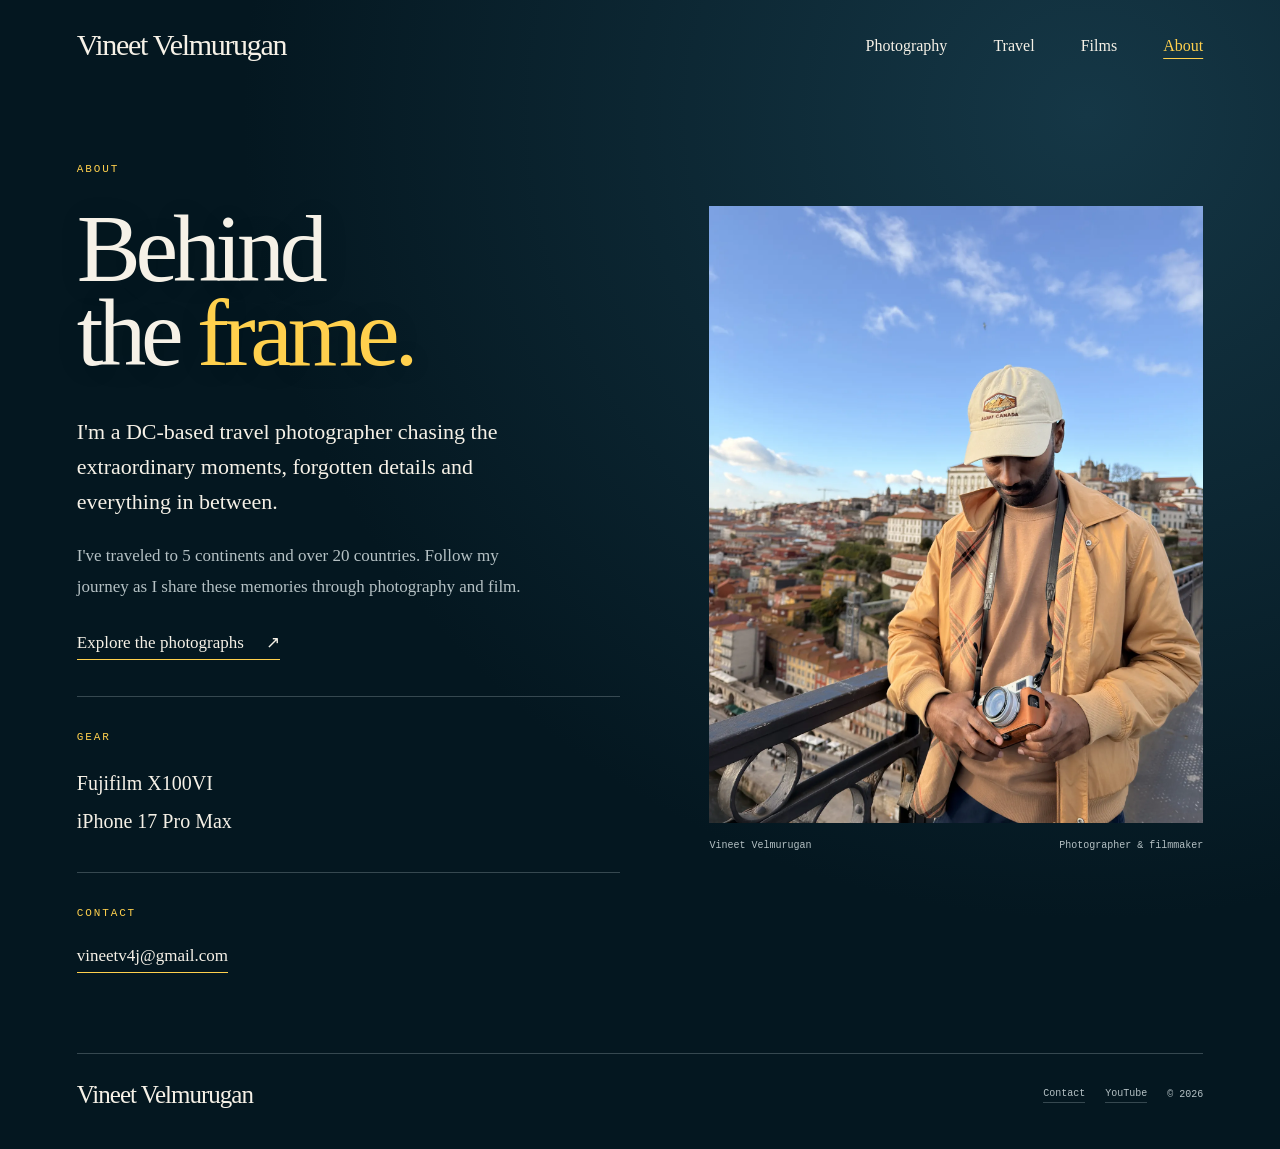
<file: info.html>
<!DOCTYPE html>
<html lang="en">
<head>
  <meta charset="UTF-8">
  <meta name="viewport" content="width=device-width, initial-scale=1">
  <meta name="theme-color" content="#041720">
  <meta name="description" content="Meet Vineet Velmurugan, a DC-based travel photographer and filmmaker chasing light around the world.">
  <title>About — Vineet Velmurugan</title>
  <link rel="stylesheet" href="light.css">
  <script src="config.js" defer></script>
  <script src="about.js" defer></script>
</head>
<body class="about-page">
  <a class="skip-link" href="#about">Skip to about</a>
  <header class="site-header">
    <a class="site-name" id="site-name" href="index.html"></a>
    <nav class="site-nav" id="site-nav" aria-label="Main navigation"></nav>
  </header>
  <main id="about" class="about-main">
    <section class="about-intro" aria-labelledby="about-title">
      <div class="about-story">
        <p class="eyebrow">About</p>
        <h1 id="about-title"><span>Behind</span><span>the <em class="gold-text">frame.</em></span></h1>
        <div class="about-bio" id="info-content"></div>
        <a class="about-link" href="index.html#photography">Explore the photographs <span aria-hidden="true">↗</span></a>

        <section class="about-details" aria-label="Gear and contact">
          <div><h2 class="eyebrow">Gear</h2><ul class="about-list" id="about-gear"></ul></div>
          <div><h2 class="eyebrow">Contact</h2><a class="about-link" id="about-email"></a></div>
          <div id="about-clients" hidden><h2 class="eyebrow">Selected clients</h2><ul class="about-list" id="client-list"></ul></div>
        </section>
      </div>
      <figure class="about-portrait" id="info-photo">
        <figcaption><span id="portrait-name"></span><span>Photographer & filmmaker</span></figcaption>
      </figure>
    </section>
  </main>
  <footer class="site-footer">
    <a class="footer-name" id="footer-name" href="info.html"></a>
    <div class="footer-details"><a id="contact-link">Contact</a><a id="youtube-link" target="_blank" rel="noopener noreferrer">YouTube</a><span id="copyright"></span></div>
  </footer>
  <noscript><p class="noscript">Enable JavaScript to read the biography. <a href="mailto:vineetv4j@gmail.com">Contact Vineet</a>.</p></noscript>
</body>
</html>
</file>
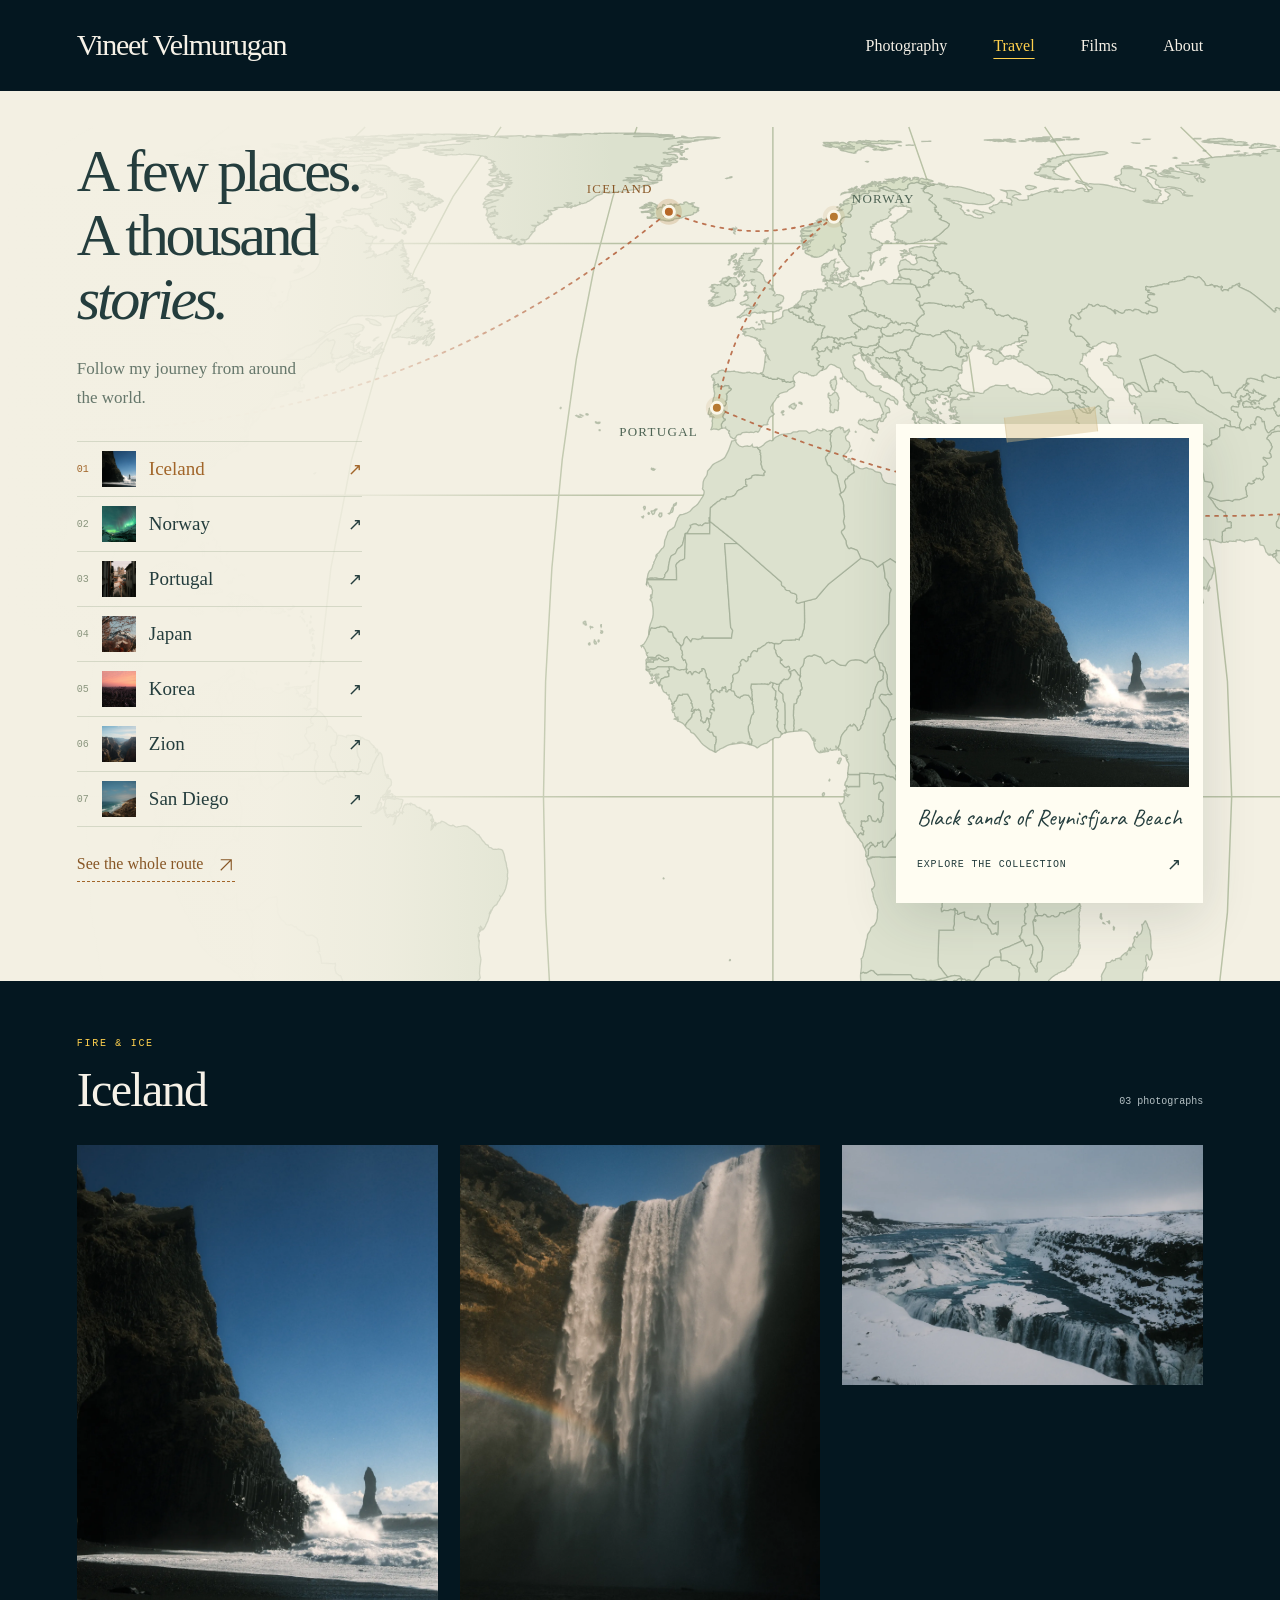
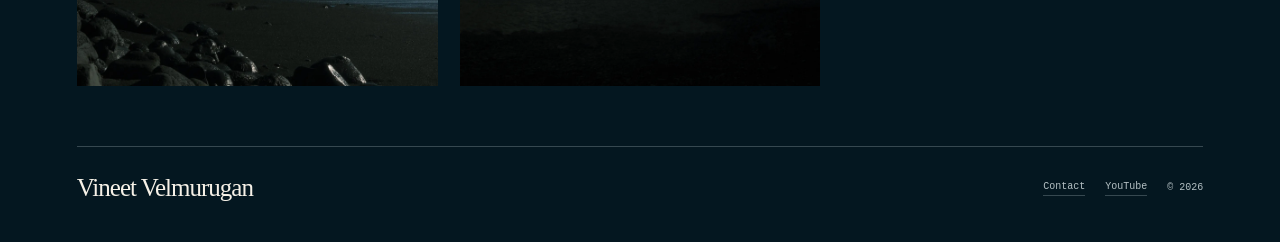
<file: travel.html>
<!DOCTYPE html>
<html lang="en">
<head>
  <meta charset="UTF-8">
  <meta name="viewport" content="width=device-width, initial-scale=1">
  <meta name="theme-color" content="#041720">
  <meta name="description" content="A photographic atlas by Vineet Velmurugan. Explore photographs from Iceland, Norway, Portugal, Japan, Korea, Zion, and San Diego.">
  <title>Travel Atlas — Vineet Velmurugan</title>
  <link rel="stylesheet" href="light.css">
  <link rel="stylesheet" href="travel.css">
  <script src="config.js" defer></script>
  <script src="films.js" defer></script>
  <script src="travel.js" defer></script>
</head>
<body class="travel-page">
  <a class="skip-link" href="#destinations">Skip to destinations</a>
  <header class="site-header">
    <a class="site-name" id="site-name" href="index.html"></a>
    <nav class="site-nav" id="site-nav" aria-label="Main navigation"></nav>
  </header>
  <main class="atlas-main">
    <section class="atlas-stage" aria-labelledby="atlas-title">
      <div class="atlas-story">
        <h1 id="atlas-title"></h1>
        <p class="atlas-introduction" id="atlas-introduction"></p>
        <nav class="destination-index" id="destinations" aria-label="Choose a destination"></nav>
        <button class="route-open" id="view-route" type="button">See the whole route <svg aria-hidden="true" width="18" height="18" viewBox="0 0 24 24" fill="none" stroke="currentColor" stroke-width="1.5"><path d="M5 19 19 5M5 5h14v14"/></svg></button>
      </div>
      <div class="atlas-map-panel">
        <div class="map-scroll" role="region" aria-label="Map of the selected destination’s region">
          <div class="map-canvas" id="map-canvas">
            <img src="public/maps/world.svg" width="1100" height="550" alt="Geographic map with country outlines from Natural Earth." decoding="async">
            <svg class="map-connections" id="map-connections" viewBox="0 0 1100 550" aria-hidden="true"></svg>
            <div id="map-markers"></div>
          </div>
        </div>
      </div>
      <aside class="destination-preview" aria-labelledby="preview-title">
        <img id="preview-image" decoding="async" alt="">
        <h2 id="preview-title"></h2>
        <button class="atlas-open" id="view-destination" type="button">Explore the collection <span aria-hidden="true">↗</span></button>
      </aside>
    </section>
    <p class="sr-only" id="atlas-status" role="status"></p>
    <section class="destination-gallery" id="destination-gallery" aria-labelledby="destination-title">
      <div class="destination-heading"><div><p class="eyebrow" id="gallery-region"></p><h2 id="destination-title"></h2></div><p id="destination-count"></p></div>
      <div class="atlas-photo-grid" id="travel-grid"></div>
      <p id="empty-destination" hidden>Photographs from this destination are on their way.</p>
    </section>
  </main>
  <footer class="site-footer">
    <a class="footer-name" id="footer-name" href="info.html"></a>
    <div class="footer-details"><a id="contact-link">Contact</a><a id="youtube-link" target="_blank" rel="noopener noreferrer">YouTube</a><span id="copyright"></span></div>
  </footer>
  <dialog class="route-viewer" id="route-viewer" aria-labelledby="route-title">
    <div class="route-heading"><h2 id="route-title">Follow the dotted line.</h2><button class="round-button" id="route-close" type="button" aria-label="Close route">×</button></div>
    <div class="route-scroll" tabindex="0" aria-label="Full route map; scroll horizontally on small screens"><div class="route-canvas" id="route-canvas"><img src="public/maps/world.svg" width="1100" height="550" alt="World map connecting the seven collections"></div></div>
    <p>Pick a place. See where it takes you.</p>
  </dialog>
  <dialog class="photo-viewer" id="photo-viewer" aria-label="Full-screen photograph">
    <button type="button" class="viewer-close round-button" id="viewer-close" aria-label="Close photograph">×</button>
    <div class="viewer-stage"><img id="viewer-image" alt=""></div>
    <div class="viewer-bottom"><p id="viewer-caption" aria-live="polite"></p><div class="viewer-controls"><button class="round-button" type="button" id="viewer-prev" aria-label="Previous photograph">←</button><span id="viewer-counter"></span><button class="round-button" type="button" id="viewer-next" aria-label="Next photograph">→</button></div></div>
  </dialog>
  <noscript><p class="noscript">Enable JavaScript to explore the destination galleries. You can also <a href="index.html">return to Photography</a>.</p></noscript>
</body>
</html>
</file>
<file: light.css>
:root { color-scheme: dark; --bg: #041720; --text: #f6f1e7; --muted: #b5c1c4; --line: #82929966; --gold: #ffd04d; --gutter: clamp(22px, 6vw, 104px); --serif: Georgia, 'Times New Roman', serif; }
* { box-sizing: border-box; }
html { scroll-behavior: smooth; }
body { margin: 0; background: var(--bg); color: var(--text); font-family: var(--serif); -webkit-font-smoothing: antialiased; }
a { color: inherit; text-decoration: none; }
button { color: inherit; font: inherit; cursor: pointer; }
button, a { -webkit-tap-highlight-color: transparent; }
button:disabled { opacity: .3; cursor: default; }
button:focus-visible, a:focus-visible, [tabindex]:focus-visible { outline: 2px solid var(--gold); outline-offset: 6px; }
[hidden] { display: none !important; }
.sr-only { position: absolute; width: 1px; height: 1px; padding: 0; margin: -1px; overflow: hidden; clip-path: inset(50%); white-space: nowrap; }
.skip-link { position: fixed; top: 12px; left: 12px; z-index: 30; padding: 14px; background: var(--bg); transform: translateY(-180%); }
.skip-link:focus { transform: translateY(0); }
.site-header { position: absolute; inset: 0 0 auto; z-index: 5; display: flex; justify-content: space-between; align-items: center; gap: 24px; padding: 28px var(--gutter); }
.site-name { font-size: clamp(23px, 2.35vw, 34px); letter-spacing: -.045em; }
.site-nav { display: flex; align-items: center; gap: clamp(24px, 3.6vw, 56px); font-size: 16px; }
.site-nav a:hover { text-decoration: underline; text-underline-offset: 7px; }
.hero { position: relative; min-height: 700px; height: 89svh; max-height: 1100px; display: flex; flex-direction: column; justify-content: flex-end; background: #0e3449; isolation: isolate; }
.hero-image, .hero-shade { position: absolute; inset: 0; width: 100%; height: 100%; z-index: -2; }
.hero-image { object-fit: cover; object-position: 50% 43%; }
.hero-shade { z-index: -1; background: linear-gradient(180deg, #00101d36 0%, transparent 38%, #03192338 55%, var(--bg) 100%); }
.hero-content { padding: 160px var(--gutter) 37px; }
h1 { margin: 0; font-size: clamp(72px, 8.2vw, 124px); font-weight: 400; line-height: .88; letter-spacing: -.055em; text-shadow: 0 2px 28px #0002; }
h1 span { display: block; }
.hero-content p { font-size: clamp(16px, 1.65vw, 24px); line-height: 1.5; margin: 24px 0 0; }
.light-tabs { display: grid; grid-template-columns: repeat(5, minmax(0, 1fr)); margin: 0 var(--gutter); padding: 8px 0 16px; scroll-margin-top: 20px; }
.light-tab { position: relative; display: flex; align-items: center; flex-direction: column; gap: 13px; border: 0; padding: 13px 9px 19px; background: transparent; color: #c7d0d1; }
.light-tab + .light-tab:before { content: ''; position: absolute; left: 0; top: 22%; height: 42%; width: 1px; background: var(--line); }
.light-tab svg { width: 38px; height: 32px; color: var(--gold); }
.light-tab span { font: 11px/1.4 ui-monospace, SFMono-Regular, Consolas, monospace; letter-spacing: .19em; text-transform: uppercase; }
.light-tab[aria-selected=true] { color: var(--text); }
.light-tab[aria-selected=true]:after { content: ''; position: absolute; bottom: 3px; width: 68%; height: 2px; background: var(--text); }
.light-tab[aria-selected=true] svg { color: var(--text); }
.gallery-section { margin: 0 var(--gutter); padding-top: 20px; }
.gallery-track { --photo-height: clamp(270px, 29vw, 420px); display: flex; align-items: start; gap: 18px; overflow-x: auto; overscroll-behavior-x: contain; scroll-snap-type: x mandatory; padding: 0 0 13px; scrollbar-width: thin; scrollbar-color: #536b75 transparent; }
.photo-card { flex: 0 0 auto; width: calc(var(--photo-height) * var(--ratio)); max-width: 85vw; margin: 0; scroll-snap-align: start; }
.photo-button { display: block; width: 100%; padding: 0; background: #102a34; border: 0; text-align: left; }
.photo-button img { width: 100%; height: var(--photo-height); display: block; object-fit: cover; }
.photo-button:hover { opacity: .9; }
.photo-card figcaption { padding: 10px 2px 0; font-size: 17px; }
.gallery-controls { display: flex; justify-content: flex-end; align-items: center; gap: 14px; margin: 9px 0 30px; min-height: 46px; }
.gallery-counter, #viewer-counter { font: 11px ui-monospace, SFMono-Regular, Consolas, monospace; letter-spacing: .08em; margin-right: 8px; }
.round-button { background: transparent; border: 1px solid #c4ccce; width: 44px; height: 44px; border-radius: 50%; display: inline-flex; align-items: center; justify-content: center; font: 23px Georgia, serif; flex-shrink: 0; }
.round-button:hover:not(:disabled) { background: #ffffff12; }
.empty-gallery { padding: 70px var(--gutter); color: var(--muted); }
.films-section { margin: 0 var(--gutter); padding: 28px 0 38px; border-top: 1px solid var(--line); scroll-margin-top: 25px; }
.section-heading { display: flex; justify-content: space-between; align-items: baseline; gap: 20px; margin-bottom: 22px; }
h2 { font: 400 clamp(30px, 3vw, 44px)/1.1 var(--serif); letter-spacing: -.035em; margin: 0; }
.section-heading a { font-size: 15px; color: #d1d8d8; }
.section-heading a:hover { text-decoration: underline; text-underline-offset: 5px; }
.film-grid { display: grid; grid-template-columns: repeat(3, minmax(0, 1fr)); gap: 20px; }
.film-card { display: block; min-width: 0; }
.film-poster { position: relative; overflow: hidden; aspect-ratio: 16 / 10; background: #153643; }
.film-poster img { position: absolute; width: 100%; height: 100%; object-fit: cover; filter: brightness(1.12) saturate(1.08); }
.film-poster:after { position: absolute; content: ''; inset: 0; background: linear-gradient(transparent 55%, #00101966); }
.film-location { position: absolute; z-index: 1; bottom: 48px; left: 15px; right: 15px; text-align: center; text-shadow: 0 1px 6px #000; font: 16px var(--serif); text-transform: uppercase; letter-spacing: .18em; }
.play-icon { z-index: 1; position: absolute; bottom: 12px; left: calc(50% - 15px); width: 30px; height: 30px; border: 1px solid white; border-radius: 50%; display: grid; place-items: center; }
.play-icon svg { width: 12px; height: 12px; margin-left: 2px; }
.film-card:hover .film-poster img { filter: brightness(1.2) saturate(1.08); }
.film-meta { display: flex; justify-content: space-between; gap: 15px; color: var(--muted); margin-top: 11px; font: 11px/1.6 ui-monospace, SFMono-Regular, Consolas, monospace; }
.film-runtime { flex-shrink: 0; }
.site-footer { display: flex; justify-content: space-between; gap: 25px; margin: 0 var(--gutter); padding: 27px 0 40px; border-top: 1px solid var(--line); }
.footer-name { font-size: 25px; letter-spacing: -.04em; }
.footer-details { display: flex; flex-wrap: wrap; align-items: center; justify-content: flex-end; gap: 20px; font: 10px/1.6 ui-monospace, SFMono-Regular, Consolas, monospace; color: var(--muted); }
.footer-details a { border-bottom: 1px solid var(--line); }
.photo-viewer { position: fixed; inset: 0; width: 100%; height: 100%; max-width: none; max-height: none; margin: 0; border: 0; padding: 65px max(22px, 5vw) 24px; background: #020d13f7; color: var(--text); }
.photo-viewer[open] { display: flex; flex-direction: column; }
.photo-viewer::backdrop { background: #020d13; }
.viewer-close { position: absolute; right: 22px; top: 14px; z-index: 2; }
.viewer-stage { flex: 1; min-height: 0; display: grid; place-items: center; }
.viewer-stage img { display: block; max-width: 100%; max-height: calc(100svh - 160px); object-fit: contain; }
.viewer-bottom { display: flex; gap: 20px; align-items: center; justify-content: space-between; padding-top: 16px; }
.viewer-bottom p { max-width: 65ch; font-size: 15px; line-height: 1.5; }
.viewer-controls { display: flex; align-items: center; gap: 16px; }
.noscript { padding: 30px var(--gutter); }
.noscript a { text-decoration: underline; }
@media (min-width: 1700px) { .gallery-track { --photo-height: 440px; } }
@media (max-width: 700px) {
 .site-header { padding: 23px var(--gutter); flex-wrap: wrap; gap: 18px; }
 .site-nav { gap: 26px; font-size: 14px; }
 .hero { height: 85svh; min-height: 670px; max-height: 850px; }
 .hero-image { object-position: 56% 40%; }
 .hero-content { padding-bottom: 26px; }
 h1 { font-size: clamp(66px, 13vw, 91px); }
 .hero-content p { max-width: 29ch; }
 .light-tabs { margin: 0 12px; }
 .light-tab { padding: 10px 5px 18px; gap: 9px; }
 .light-tab svg { width: 29px; height: 28px; }
 .light-tab span { font-size: 9px; letter-spacing: .09em; max-width: 11ch; }
 .light-tab[aria-selected=true]:after { width: 80%; }
 .gallery-track { --photo-height: 290px; gap: 12px; }
 .photo-card { max-width: 82vw; }
 .gallery-controls { margin: 12px 0 24px; }
 .section-heading { align-items: flex-start; flex-direction: column; gap: 12px; }
 .film-grid { grid-template-columns: 1fr; gap: 26px; }
 .film-poster { aspect-ratio: 16/9; }
 .film-location { font-size: 20px; bottom: 60px; }
 .play-icon { bottom: 17px; }
 .site-footer { flex-direction: column; }
 .footer-details { justify-content: flex-start; gap: 14px; }
 .viewer-bottom { flex-direction: column; gap: 3px; }
 .viewer-bottom p { margin: 8px 0; font-size: 13px; text-align: center; }
 .viewer-stage img { max-height: calc(100svh - 230px); }
}
@media (prefers-reduced-motion: reduce) { html { scroll-behavior: auto; } }

.gold-text { color: var(--gold); font-style: normal; }
.about-page, .videos-page { background: radial-gradient(ellipse at 85% 10%, #153746 0, transparent 55%), var(--bg); }
.about-page .site-header, .videos-page .site-header { position: relative; }
.site-nav a[aria-current=page] { color: var(--gold); text-decoration: underline; text-underline-offset: 7px; }
.about-main { margin: 0 var(--gutter); }
.about-intro { display: grid; grid-template-columns: 1.1fr 1fr; gap: clamp(40px, 7vw, 110px); align-items: start; padding: 70px 0 80px; }
.eyebrow { font: 11px/1.6 ui-monospace, SFMono-Regular, Consolas, monospace; letter-spacing: .17em; text-transform: uppercase; color: var(--gold); margin: 0 0 28px; }
.about-story h1 { font-size: clamp(68px, 7.5vw, 112px); }
.about-bio { max-width: 55ch; margin: 38px 0 26px; color: var(--muted); font-size: 17px; line-height: 1.8; }
.about-bio p:first-child { color: var(--text); font-size: 22px; line-height: 1.6; }
.about-link { display: inline-block; color: var(--text); font-size: 17px; line-height: 1.8; border-bottom: 1px solid var(--gold); overflow-wrap: anywhere; }
.about-link:hover { color: var(--gold); }
.about-link span { margin-left: 18px; }
.about-portrait { margin: 0; padding-top: 45px; }
.about-portrait img { width: 100%; aspect-ratio: 4 / 5; object-fit: cover; display: block; }
.about-portrait figcaption { display: flex; justify-content: space-between; flex-wrap: wrap; gap: 8px; padding-top: 15px; color: var(--muted); font: 10px/1.6 ui-monospace, SFMono-Regular, Consolas, monospace; }
.about-details { display: grid; grid-template-columns: 1fr; gap: 32px; margin-top: 36px; border-top: 1px solid var(--line); padding: 32px 0 0; }
.about-details > div + div { border-top: 1px solid var(--line); padding-top: 32px; }
.about-details .eyebrow { margin-bottom: 18px; }
.about-details p { color: var(--muted); font-size: 17px; line-height: 1.7; }
.about-list { list-style: none; padding: 0; margin: 0; font-size: 20px; line-height: 1.9; }
@media (max-width: 700px) {
 .about-intro { grid-template-columns: 1fr; gap: 36px; padding: 45px 0; }
 .about-story h1 { font-size: clamp(64px, 14vw, 92px); }
 .about-bio { font-size: 16px; margin-top: 28px; }
 .about-bio p:first-child { font-size: 20px; }
 .about-portrait { padding-top: 0; }

}

.videos-main { margin: 0 var(--gutter); }
.videos-intro { display: grid; grid-template-columns: 1.2fr 1fr; gap: 50px; align-items: end; padding: 70px 0 64px; }
.videos-intro h1 { font-size: clamp(68px, 7.5vw, 112px); }
.videos-intro-copy { max-width: 38ch; justify-self: end; padding-bottom: 6px; }
.videos-intro-copy p { color: var(--muted); font-size: 20px; line-height: 1.7; margin: 0 0 24px; }
.films-library { padding-bottom: 55px; scroll-margin-top: 25px; }
.films-library .film-grid { grid-template-columns: repeat(2, minmax(0, 1fr)); gap: 42px 26px; }
.films-library .film-card:first-child { grid-column: 1 / -1; }
.films-library .film-poster { aspect-ratio: 16 / 9; }
.films-library .film-card:first-child .film-poster { aspect-ratio: 2.15; }
.films-library .film-location { font-size: clamp(22px, 3vw, 44px); bottom: 72px; }
.films-library .play-icon { width: 40px; height: 40px; left: calc(50% - 20px); bottom: 19px; border-color: var(--gold); color: var(--gold); background: #04172066; }
.films-library .film-meta { margin-top: 16px; align-items: baseline; font: 20px/1.5 var(--serif); color: var(--text); }
.films-library .film-runtime { color: var(--gold); font: 12px ui-monospace, SFMono-Regular, Consolas, monospace; }
@media (max-width: 700px) {
 .videos-intro { grid-template-columns: 1fr; padding: 45px 0 38px; gap: 30px; }
 .videos-intro h1 { font-size: clamp(64px, 14vw, 92px); }
 .videos-intro-copy { justify-self: start; }
 .videos-intro-copy p { font-size: 18px; }
 .films-library .film-grid { grid-template-columns: 1fr; gap: 32px; }
 .films-library .film-card:first-child .film-poster { aspect-ratio: 16 / 9; }
 .films-library .film-location { font-size: 22px; }
 .films-library .film-meta { font-size: 17px; }
}
</file>
<file: travel.css>
@font-face { font-family: "Caveat"; src: url("public/fonts/Caveat.ttf") format("truetype"); font-weight: 400; font-style: normal; font-display: swap; }
.travel-page { background: var(--bg); }
.travel-page .site-header { position: relative; }
.atlas-main { margin: 0; }
.atlas-stage { --atlas-ink: #243d3d; --atlas-muted: #66776b; position: relative; isolation: isolate; overflow: hidden; min-height: 890px; background: #f3f0e3; color: var(--atlas-ink); }
.atlas-stage:before { content: ''; position: absolute; inset: 0; z-index: 1; pointer-events: none; background: linear-gradient(90deg, #f3f0e3 0%, #f3f0e3fa 21%, #f3f0e3c2 30%, #f3f0e300 48%); }
.atlas-story { position: relative; z-index: 3; width: 375px; margin-left: var(--gutter); padding: 48px 0 85px; }
.atlas-story h1 { font-size: clamp(58px, 4.7vw, 77px); line-height: 1.06; letter-spacing: -.055em; text-shadow: none; }
.atlas-title-italic { font-style: italic; }
.atlas-introduction { max-width: 28ch; font-size: 17px; line-height: 1.7; color: var(--atlas-muted); margin: 25px 0 28px; }
.atlas-map-panel { position: absolute; inset: 0; z-index: 0; }
.map-scroll { position: absolute; inset: 0; overflow: hidden; }
.map-canvas { position: absolute; top: 0; left: 0; width: max(2600px, 230vw); aspect-ratio: 2; transform-origin: 0 0; }
.map-canvas > img { display: block; width: 100%; height: 100%; }
.map-marker { position: absolute; width: 36px; height: 36px; border: 0; padding: 0; background: transparent; transform: translate(-50%, -50%); z-index: 2; }
.map-marker:before { content: ''; position: absolute; inset: 11px; border-radius: 50%; background: #b77932; border: 3px solid #faf6e8; box-shadow: 0 0 0 4px #a36d241a; }
.map-marker[aria-pressed=true]:before { box-shadow: 0 0 0 6px #a36d2433; background: #b76727; }
.map-marker:hover:before, .map-marker:focus-visible:before { box-shadow: 0 0 0 9px #a36d2433; }
.marker-label { position: absolute; left: calc(50% + var(--label-x)); top: calc(50% + var(--label-y)); transform: translate(var(--label-align), -50%); font: 13px/1.2 Georgia, serif; letter-spacing: .1em; text-transform: uppercase; white-space: nowrap; color: #4d6353; pointer-events: none; text-shadow: 0 1px 5px #f3f0e3; }
.map-marker[aria-pressed=true] .marker-label { color: #875625; }
.destination-index { display: flex; flex-direction: column; border-top: 1px solid #9eab925c; max-width: 285px; }
.destination-index button { display: flex; align-items: center; gap: 13px; width: 100%; background: transparent; border: 0; border-bottom: 1px solid #9eab925c; padding: 9px 0; text-align: left; }
.destination-index button > span:first-child { color: #8a957e; font: 10px ui-monospace, SFMono-Regular, Consolas, monospace; }
.destination-index img { display: block; width: 34px; height: 36px; object-fit: cover; }
.destination-name { font-size: 19px; }
.destination-arrow { font-size: 17px; margin-left: auto; }
.destination-index button[aria-pressed=true] { color: #a2662a; }
.destination-index button[aria-pressed=true] > span:first-child { color: #a2662a; }
.destination-index button:hover { color: #a2662a; }
.destination-preview { position: absolute; z-index: 3; right: var(--gutter); bottom: 78px; width: clamp(270px, 24vw, 370px); padding: 14px 14px 24px; background: #fffdf2; box-shadow: 0 15px 50px #283e3626; }
#preview-image { width: 100%; aspect-ratio: 4 / 5; object-fit: cover; display: block; background: #d7dec5; }
.destination-preview h2 { font: 400 26px/1.2 "Caveat", cursive; white-space: nowrap; letter-spacing: 0; margin: 17px 7px 20px; }
.atlas-open { display: flex; align-items: center; justify-content: space-between; width: calc(100% - 14px); margin: 0 7px; border: 0; padding: 0; background: transparent; text-align: left; color: var(--atlas-ink); font: 10px/1.6 ui-monospace, SFMono-Regular, Consolas, monospace; letter-spacing: .08em; text-transform: uppercase; }
.atlas-open:hover { color: #a2662a; }
.atlas-open span { font-size: 17px; }
.atlas-stage button:focus-visible, .atlas-stage a:focus-visible { outline-color: #916327; }
.destination-gallery { margin: 0 var(--gutter); padding: 55px 0 60px; scroll-margin-top: 25px; }
.destination-heading { display: flex; justify-content: space-between; align-items: end; gap: 20px; margin-bottom: 28px; }
.destination-heading .eyebrow { margin-bottom: 12px; font-size: 10px; }
.destination-heading h2 { font-size: 48px; }
.destination-heading > p { font: 10px ui-monospace, SFMono-Regular, Consolas, monospace; color: var(--muted); }
.atlas-photo-grid { columns: 3; column-gap: 22px; }
.atlas-photo { display: block; width: 100%; break-inside: avoid; border: 0; padding: 0; margin: 0 0 25px; background: transparent; text-align: left; }
.atlas-photo img { display: block; width: 100%; height: auto; background: #193640; }
.atlas-photo:hover img { opacity: .88; }
@media (min-width: 1700px) { .atlas-story { width: 370px; } .atlas-stage { min-height: 1000px; } }
@media (max-width: 1100px) and (min-width: 901px) {
 .atlas-story { width: 285px; }
 .atlas-story h1 { font-size: 52px; }
 .destination-index { max-width: 255px; }
 .destination-preview { right: 30px; width: 250px; bottom: 65px; }
}
@media (max-width: 900px) {
 .atlas-stage { min-height: 0; display: flex; flex-direction: column; }
 .atlas-stage:before { display: none; }
 .atlas-story { width: auto; margin: 0 var(--gutter); padding: 38px 0 0; }
 .atlas-story h1 { font-size: clamp(56px, 8vw, 78px); }
 .atlas-introduction { max-width: 42ch; margin: 22px 0 26px; }
 .destination-index { max-width: none; flex-direction: row; overflow-x: auto; border: 0; gap: 22px; padding-bottom: 10px; scrollbar-width: thin; scrollbar-color: #a1aa90 transparent; }
 .destination-index button { flex: 0 0 auto; width: auto; gap: 9px; padding: 8px 0; }
 .destination-index button > span:first-child, .destination-arrow { display: none; }
 .destination-index button[aria-pressed=true] { border-bottom-color: #a2662a; }
 .destination-name { font-size: 17px; }
 .atlas-map-panel { position: relative; inset: auto; height: 400px; }
 .map-canvas { width: 1900px; }
 .destination-preview { position: relative; right: auto; bottom: auto; width: min(400px, 80%); align-self: flex-end; margin: -50px max(28px, 6vw) 35px 0; padding: 12px 12px 23px; }
 #preview-image { aspect-ratio: 4 / 3; }
 .destination-preview h2 { font-size: 24px; }
 .atlas-photo-grid { columns: 2; }
}
@media (max-width: 430px) {
 .atlas-story h1 { font-size: 55px; }
 .atlas-introduction { font-size: 16px; }
 .atlas-photo-grid { columns: 1; }
 .destination-heading h2 { font-size: 40px; }
 .marker-label { font-size: 11px; }
 .atlas-map-panel { height: 350px; }
 .map-canvas { width: 1600px; }
}

.map-connections { position: absolute; inset: 0; width: 100%; height: 100%; pointer-events: none; }
.map-connections path { fill: none; stroke: #b45f39; stroke-opacity: .85; stroke-width: 1.8; stroke-dasharray: 3 6; stroke-linecap: round; vector-effect: non-scaling-stroke; }
.atlas-photo-grid .film-card { display: inline-block; width: 100%; break-inside: avoid; margin-bottom: 25px; }
.atlas-photo-grid .film-poster { aspect-ratio: 4 / 3; }
.atlas-photo-grid .film-meta { font-size: 11px; }

.destination-preview:before { content: ''; position: absolute; z-index: 1; width: 90px; height: 25px; top: -12px; left: calc(50% - 45px); background: #d3bc886b; border-inline: 1px solid #c2ad7640; transform: rotate(-7deg); pointer-events: none; }
.route-open { margin: 20px 0 0; padding: 5px 0; border: 0; border-bottom: 1px dashed #a2662a; background: transparent; color: #875625; font: 16px/1.5 var(--serif); }
.route-open svg { margin-left: 10px; vertical-align: middle; }
.route-viewer { width: min(1200px, 94vw); max-width: 94vw; max-height: 90svh; padding: 24px; border: 0; background: #f3f0e3; color: #243d3d; }
.route-viewer::backdrop { background: #041720d9; }
.route-heading { display: flex; justify-content: space-between; align-items: center; gap: 20px; }
.route-heading h2 { font: 400 clamp(30px, 4vw, 48px)/1.2 var(--serif); }
.route-heading .round-button { border-color: #8b987b; }
.route-scroll { overflow-x: auto; scrollbar-color: #a1aa90 transparent; }
.route-canvas { position: relative; width: 100%; min-width: 750px; aspect-ratio: 2; }
.route-canvas > img { display: block; width: 100%; height: 100%; }
.route-viewer > p { font: 17px/1.5 var(--serif); margin: 12px 0 0; }
.route-viewer button:focus-visible, .route-scroll:focus-visible { outline-color: #916327; }
@media (max-width: 700px) { .route-viewer { padding: 16px; } }
</file>
